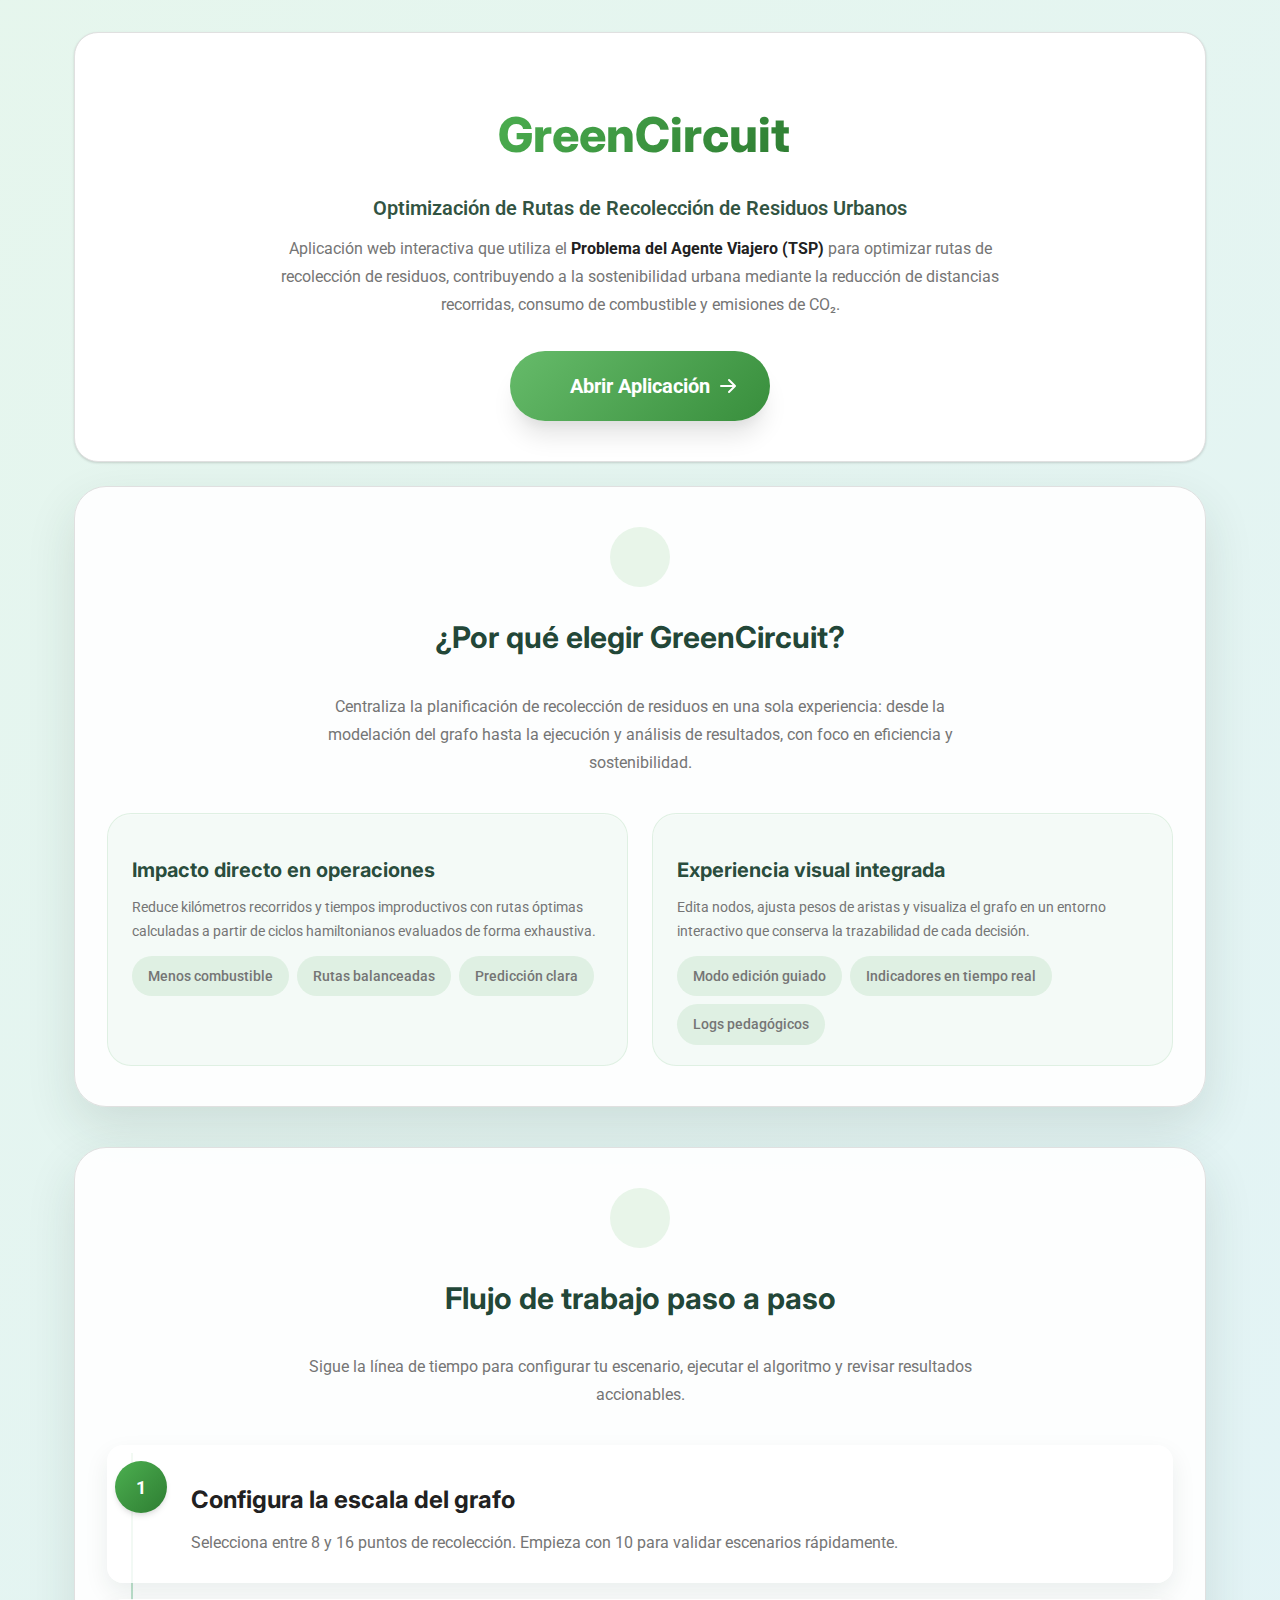
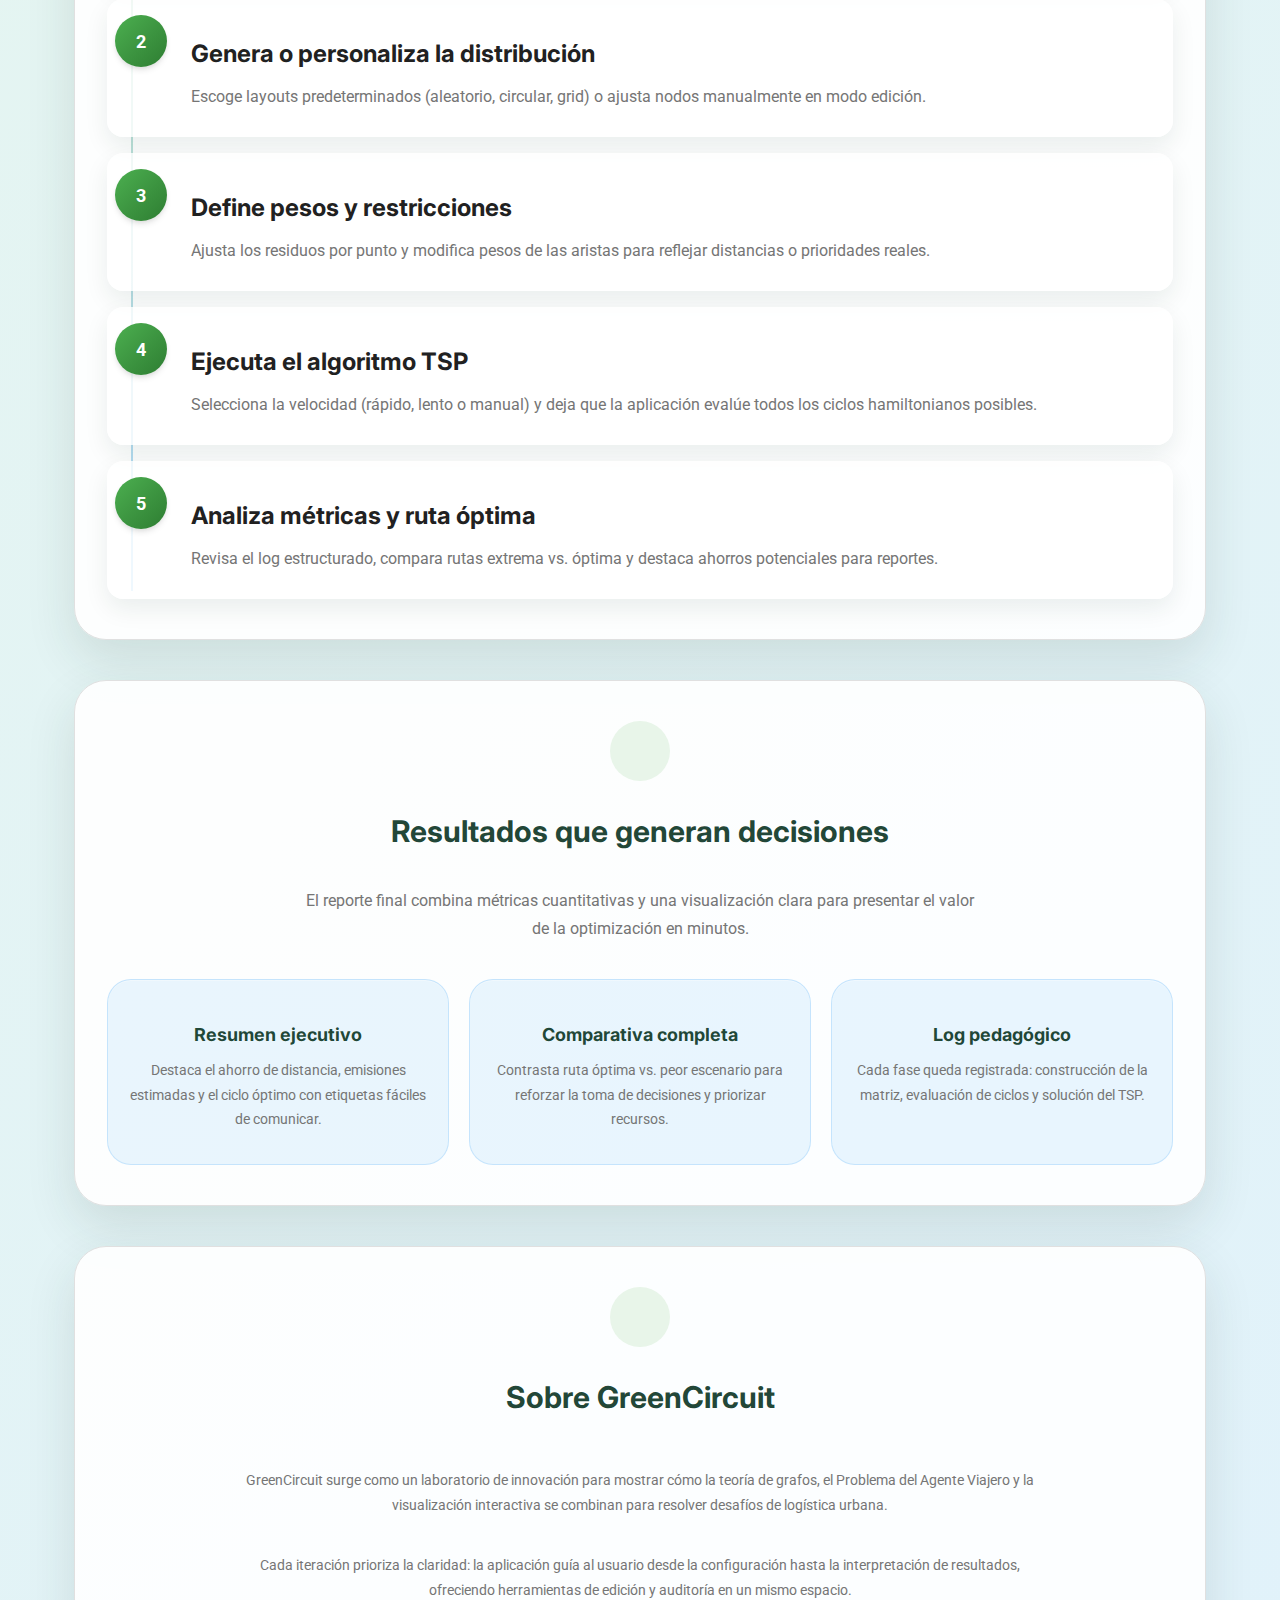
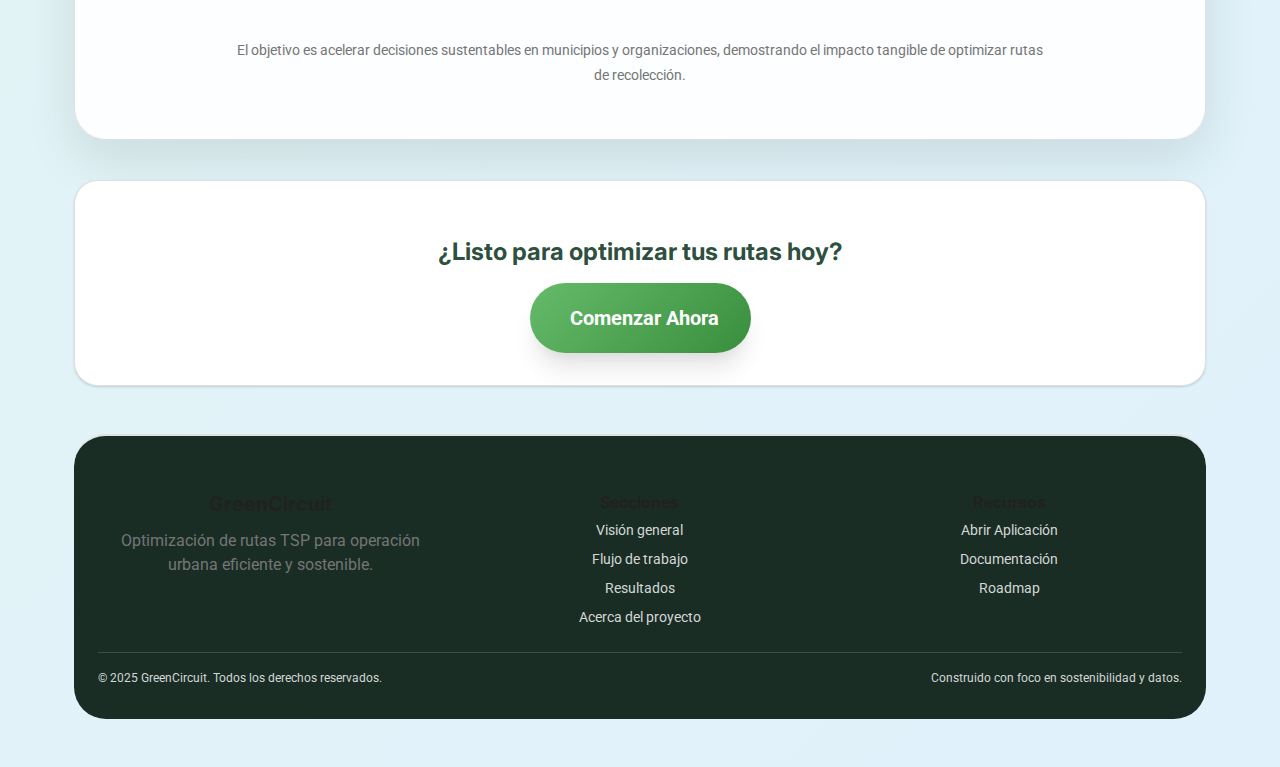
<file: landing.html>
<!DOCTYPE html>
<html lang="es">
  <head>
    <meta charset="UTF-8" />
    <meta name="viewport" content="width=device-width, initial-scale=1.0" />
    <title>GreenCircuit - Optimización de Rutas TSP</title>
    <meta
      name="description"
      content="Optimización de rutas de recolección de residuos urbanos usando el Problema del Agente Viajero"
    />

    <!-- CSS -->
    <link rel="stylesheet" href="src/styles/main.css" />
    <link
      rel="stylesheet"
      href="https://cdn-uicons.flaticon.com/uicons-regular-rounded/css/uicons-regular-rounded.css"
    />
    <link
      rel="stylesheet"
      href="https://cdn-uicons.flaticon.com/uicons-solid-rounded/css/uicons-solid-rounded.css"
    />

    <style>
      body {
        background: linear-gradient(
          135deg,
          rgba(227, 245, 235, 0.9) 0%,
          rgba(219, 239, 252, 0.85) 100%
        );
        min-height: 100vh;
      }

      .landing-container {
        max-width: 1180px;
        margin: 0 auto;
        padding: var(--spacing-8) var(--spacing-6) var(--spacing-12);
      }

      .landing-hero {
        text-align: center;
        padding: var(--spacing-12) 0 var(--spacing-10);
        animation: fadeInUp 0.7s ease-out;
      }

      .landing-hero h1 {
        display: inline-flex;
        align-items: center;
        gap: var(--spacing-2);
        font-size: var(--font-size-5xl);
        background: var(--gradient-primary);
        -webkit-background-clip: text;
        -webkit-text-fill-color: transparent;
        background-clip: text;
        margin-bottom: var(--spacing-4);
        font-weight: var(--font-weight-extrabold);
      }

      .hero-icon {
        font-size: var(--font-size-4xl);
      }

      .landing-hero .subtitle {
        font-size: var(--font-size-xl);
        font-weight: var(--font-weight-semibold);
        color: rgba(20, 60, 40, 0.88);
        margin-bottom: var(--spacing-3);
      }

      .landing-hero .description {
        font-size: var(--font-size-base);
        color: var(--color-text-secondary);
        max-width: 720px;
        margin: 0 auto var(--spacing-8);
        line-height: var(--line-height-relaxed);
      }

      .cta-button {
        display: inline-flex;
        align-items: center;
        gap: var(--spacing-2);
        padding: var(--spacing-5) var(--spacing-8);
        font-size: var(--font-size-xl);
        font-weight: var(--font-weight-bold);
        background: var(--gradient-success);
        color: white;
        border: none;
        border-radius: var(--radius-full);
        cursor: pointer;
        box-shadow: var(--shadow-xl);
        transition: all var(--transition-base);
        text-decoration: none;
      }

      .cta-button:hover {
        transform: translateY(-4px);
        box-shadow: var(--shadow-2xl);
      }

      .landing-section {
        background: rgba(255, 255, 255, 0.9);
        padding: var(--spacing-10) var(--spacing-8);
        border-radius: var(--radius-2xl);
        box-shadow: 0 20px 50px rgba(29, 58, 45, 0.12);
        margin-bottom: var(--spacing-10);
        animation: fadeInUp 0.8s ease-out;
      }

      .landing-section + .landing-section {
        animation-delay: 0.15s;
      }

      .section-heading {
        display: flex;
        flex-direction: column;
        align-items: center;
        text-align: center;
        gap: var(--spacing-2);
        margin-bottom: var(--spacing-6);
      }

      .section-heading h2 {
        font-size: var(--font-size-3xl);
        color: rgba(12, 53, 36, 0.92);
      }

      .section-heading p {
        max-width: 680px;
        color: var(--color-text-secondary);
        line-height: var(--line-height-relaxed);
      }

      .section-heading .section-icon {
        display: inline-flex;
        align-items: center;
        justify-content: center;
        width: 60px;
        height: 60px;
        border-radius: var(--radius-full);
        background: var(--color-primary-50);
        color: var(--color-primary-600);
        font-size: var(--font-size-2xl);
      }

      .section-columns {
        display: grid;
        gap: var(--spacing-6);
      }

      .section-columns--two {
        grid-template-columns: repeat(auto-fit, minmax(260px, 1fr));
      }

      .section-block {
        background: rgba(243, 249, 246, 0.9);
        border: 1px solid rgba(76, 175, 80, 0.12);
        border-radius: var(--radius-xl);
        padding: var(--spacing-5) var(--spacing-6);
        box-shadow: inset 0 1px 0 rgba(255, 255, 255, 0.35);
      }

      .section-block h3 {
        font-size: var(--font-size-xl);
        color: rgba(12, 53, 36, 0.9);
        margin-bottom: var(--spacing-2);
      }

      .section-block p,
      .section-block li {
        color: var(--color-text-secondary);
        line-height: var(--line-height-relaxed);
        font-size: var(--font-size-sm);
      }

      .pill-list {
        list-style: none;
        margin: var(--spacing-3) 0 0;
        padding: 0;
        display: flex;
        flex-wrap: wrap;
        gap: var(--spacing-2);
      }

      .pill {
        padding: var(--spacing-2) var(--spacing-4);
        border-radius: var(--radius-full);
        background: rgba(76, 175, 80, 0.12);
        font-size: var(--font-size-xs);
        font-weight: var(--font-weight-medium);
        color: rgba(12, 53, 36, 0.8);
      }

      .timeline {
        display: grid;
        gap: var(--spacing-4);
        position: relative;
      }

      .timeline::before {
        content: "";
        position: absolute;
        top: var(--spacing-2);
        bottom: var(--spacing-2);
        left: 24px;
        width: 2px;
        background: linear-gradient(
          180deg,
          rgba(76, 175, 80, 0.35),
          rgba(33, 150, 243, 0.35)
        );
      }

      .timeline-item {
        display: grid;
        grid-template-columns: 60px 1fr;
        gap: var(--spacing-4);
        position: relative;
        padding: var(--spacing-4) var(--spacing-4) var(--spacing-4)
          var(--spacing-2);
        border-radius: var(--radius-lg);
        background: rgba(255, 255, 255, 0.8);
        box-shadow: 0 10px 25px rgba(16, 56, 36, 0.08);
      }

      .timeline-number {
        width: 52px;
        height: 52px;
        border-radius: var(--radius-full);
        background: var(--gradient-primary);
        color: white;
        display: flex;
        align-items: center;
        justify-content: center;
        font-size: var(--font-size-lg);
        font-weight: var(--font-weight-bold);
        box-shadow: var(--shadow-md);
        position: relative;
        z-index: 1;
      }

      .metrics-grid {
        display: grid;
        grid-template-columns: repeat(auto-fit, minmax(220px, 1fr));
        gap: var(--spacing-5);
      }

      .metric-card {
        padding: var(--spacing-5);
        border-radius: var(--radius-xl);
        background: rgba(33, 150, 243, 0.09);
        border: 1px solid rgba(33, 150, 243, 0.18);
        box-shadow: inset 0 1px 0 rgba(255, 255, 255, 0.35);
        text-align: center;
      }

      .metric-card h3 {
        font-size: var(--font-size-lg);
        margin-bottom: var(--spacing-2);
        color: rgba(12, 53, 36, 0.92);
      }

      .metric-card p {
        font-size: var(--font-size-sm);
        color: var(--color-text-secondary);
        line-height: var(--line-height-relaxed);
      }

      .about-text {
        max-width: 820px;
        margin: 0 auto;
        color: var(--color-text-secondary);
        line-height: var(--line-height-relaxed);
        font-size: var(--font-size-sm);
        display: grid;
        gap: var(--spacing-3);
        text-align: center;
      }

      .landing-footer {
        background: rgba(8, 28, 18, 0.92);
        color: rgba(255, 255, 255, 0.82);
        border-radius: var(--radius-2xl);
        padding: var(--spacing-8) var(--spacing-6);
        margin-top: var(--spacing-12);
      }

      .footer-columns {
        display: grid;
        grid-template-columns: repeat(auto-fit, minmax(220px, 1fr));
        gap: var(--spacing-6);
        align-items: start;
      }

      .footer-brand h3 {
        font-size: var(--font-size-xl);
        margin-bottom: var(--spacing-2);
      }

      .footer-nav ul,
      .footer-meta ul {
        list-style: none;
        padding: 0;
        margin: 0;
        display: grid;
        gap: var(--spacing-2);
        font-size: var(--font-size-sm);
      }

      .footer-nav a,
      .footer-meta a {
        color: rgba(255, 255, 255, 0.82);
        text-decoration: none;
        transition: color var(--transition-fast);
      }

      .footer-nav a:hover,
      .footer-meta a:hover {
        color: white;
      }

      .footer-bottom {
        margin-top: var(--spacing-6);
        padding-top: var(--spacing-4);
        border-top: 1px solid rgba(255, 255, 255, 0.16);
        font-size: var(--font-size-xs);
        display: flex;
        flex-wrap: wrap;
        gap: var(--spacing-3);
        justify-content: space-between;
        align-items: center;
      }

      @media (max-width: 768px) {
        .landing-hero h1 {
          font-size: var(--font-size-3xl);
        }

        .landing-hero .subtitle {
          font-size: var(--font-size-lg);
        }

        .landing-section {
          padding: var(--spacing-8) var(--spacing-5);
        }

        .timeline::before {
          left: 12px;
        }

        .timeline-item {
          grid-template-columns: 48px 1fr;
        }
      }
    </style>
  </head>
  <body>
    <div class="landing-container">
      <!-- HERO SECTION -->
      <section class="landing-hero">
        <h1>
          <span class="hero-icon">
            <i class="fi fi-rr-leaf icon-xl" aria-hidden="true"></i>
          </span>
          GreenCircuit
        </h1>
        <p class="subtitle">
          Optimización de Rutas de Recolección de Residuos Urbanos
        </p>
        <p class="description">
          Aplicación web interactiva que utiliza el
          <strong>Problema del Agente Viajero (TSP)</strong>
          para optimizar rutas de recolección de residuos, contribuyendo a la
          sostenibilidad urbana mediante la reducción de distancias recorridas,
          consumo de combustible y emisiones de CO₂.
        </p>
        <a href="index.html" class="cta-button">
          <span class="cta-icon">
            <i class="fi fi-rr-rocket icon" aria-hidden="true"></i>
          </span>
          <span>Abrir Aplicación</span>
          <svg
            width="20"
            height="20"
            viewBox="0 0 20 20"
            fill="currentColor"
            aria-hidden="true"
            focusable="false"
          >
            <path
              fill-rule="evenodd"
              d="M10.293 3.293a1 1 0 011.414 0l6 6a1 1 0 010 1.414l-6 6a1 1 0 01-1.414-1.414L14.586 11H3a1 1 0 110-2h11.586l-4.293-4.293a1 1 0 010-1.414z"
              clip-rule="evenodd"
            />
          </svg>
        </a>
      </section>

      <!-- VISIÓN GENERAL -->
      <section class="landing-section" id="vision">
        <div class="section-heading">
          <span class="section-icon">
            <i class="fi fi-rr-bullseye" aria-hidden="true"></i>
          </span>
          <h2>¿Por qué elegir GreenCircuit?</h2>
          <p>
            Centraliza la planificación de recolección de residuos en una sola
            experiencia: desde la modelación del grafo hasta la ejecución y
            análisis de resultados, con foco en eficiencia y sostenibilidad.
          </p>
        </div>

        <div class="section-columns section-columns--two">
          <div class="section-block">
            <h3>Impacto directo en operaciones</h3>
            <p>
              Reduce kilómetros recorridos y tiempos improductivos con rutas
              óptimas calculadas a partir de ciclos hamiltonianos evaluados de
              forma exhaustiva.
            </p>
            <ul class="pill-list">
              <li class="pill">Menos combustible</li>
              <li class="pill">Rutas balanceadas</li>
              <li class="pill">Predicción clara</li>
            </ul>
          </div>

          <div class="section-block">
            <h3>Experiencia visual integrada</h3>
            <p>
              Edita nodos, ajusta pesos de aristas y visualiza el grafo en un
              entorno interactivo que conserva la trazabilidad de cada decisión.
            </p>
            <ul class="pill-list">
              <li class="pill">Modo edición guiado</li>
              <li class="pill">Indicadores en tiempo real</li>
              <li class="pill">Logs pedagógicos</li>
            </ul>
          </div>
        </div>
      </section>

      <!-- FLUJO DE TRABAJO -->
      <section
        class="landing-section"
        id="workflow"
        style="animation-delay: 0.1s"
      >
        <div class="section-heading">
          <span class="section-icon">
            <i class="fi fi-rr-route" aria-hidden="true"></i>
          </span>
          <h2>Flujo de trabajo paso a paso</h2>
          <p>
            Sigue la línea de tiempo para configurar tu escenario, ejecutar el
            algoritmo y revisar resultados accionables.
          </p>
        </div>

        <div class="timeline">
          <div class="timeline-item">
            <div class="timeline-number">1</div>
            <div>
              <h3>Configura la escala del grafo</h3>
              <p>
                Selecciona entre 8 y 16 puntos de recolección. Empieza con 10
                para validar escenarios rápidamente.
              </p>
            </div>
          </div>

          <div class="timeline-item">
            <div class="timeline-number">2</div>
            <div>
              <h3>Genera o personaliza la distribución</h3>
              <p>
                Escoge layouts predeterminados (aleatorio, circular, grid) o
                ajusta nodos manualmente en modo edición.
              </p>
            </div>
          </div>

          <div class="timeline-item">
            <div class="timeline-number">3</div>
            <div>
              <h3>Define pesos y restricciones</h3>
              <p>
                Ajusta los residuos por punto y modifica pesos de las aristas
                para reflejar distancias o prioridades reales.
              </p>
            </div>
          </div>

          <div class="timeline-item">
            <div class="timeline-number">4</div>
            <div>
              <h3>Ejecuta el algoritmo TSP</h3>
              <p>
                Selecciona la velocidad (rápido, lento o manual) y deja que la
                aplicación evalúe todos los ciclos hamiltonianos posibles.
              </p>
            </div>
          </div>

          <div class="timeline-item">
            <div class="timeline-number">5</div>
            <div>
              <h3>Analiza métricas y ruta óptima</h3>
              <p>
                Revisa el log estructurado, compara rutas extrema vs. óptima y
                destaca ahorros potenciales para reportes.
              </p>
            </div>
          </div>
        </div>
      </section>

      <!-- RESULTADOS Y BENEFICIOS -->
      <section
        class="landing-section"
        id="results"
        style="animation-delay: 0.2s"
      >
        <div class="section-heading">
          <span class="section-icon">
            <i class="fi fi-rr-chart-pie" aria-hidden="true"></i>
          </span>
          <h2>Resultados que generan decisiones</h2>
          <p>
            El reporte final combina métricas cuantitativas y una visualización
            clara para presentar el valor de la optimización en minutos.
          </p>
        </div>

        <div class="metrics-grid">
          <div class="metric-card">
            <h3>Resumen ejecutivo</h3>
            <p>
              Destaca el ahorro de distancia, emisiones estimadas y el ciclo
              óptimo con etiquetas fáciles de comunicar.
            </p>
          </div>
          <div class="metric-card">
            <h3>Comparativa completa</h3>
            <p>
              Contrasta ruta óptima vs. peor escenario para reforzar la toma de
              decisiones y priorizar recursos.
            </p>
          </div>
          <div class="metric-card">
            <h3>Log pedagógico</h3>
            <p>
              Cada fase queda registrada: construcción de la matriz, evaluación
              de ciclos y solución del TSP.
            </p>
          </div>
        </div>
      </section>

      <!-- SOBRE EL PROYECTO -->
      <section class="landing-section" id="about" style="animation-delay: 0.3s">
        <div class="section-heading">
          <span class="section-icon">
            <i class="fi fi-rr-lightbulb-on" aria-hidden="true"></i>
          </span>
          <h2>Sobre GreenCircuit</h2>
        </div>
        <div class="about-text">
          <p>
            GreenCircuit surge como un laboratorio de innovación para mostrar
            cómo la teoría de grafos, el Problema del Agente Viajero y la
            visualización interactiva se combinan para resolver desafíos de
            logística urbana.
          </p>
          <p>
            Cada iteración prioriza la claridad: la aplicación guía al usuario
            desde la configuración hasta la interpretación de resultados,
            ofreciendo herramientas de edición y auditoría en un mismo espacio.
          </p>
          <p>
            El objetivo es acelerar decisiones sustentables en municipios y
            organizaciones, demostrando el impacto tangible de optimizar rutas
            de recolección.
          </p>
        </div>
      </section>

      <!-- CTA FINAL -->
      <section class="landing-hero" style="padding: var(--spacing-8) 0">
        <h2
          style="font-size: var(--font-size-2xl); color: rgba(16, 56, 36, 0.9)"
        >
          ¿Listo para optimizar tus rutas hoy?
        </h2>
        <a href="index.html" class="cta-button">
          <span class="cta-icon">
            <i class="fi fi-rr-rocket" aria-hidden="true"></i>
          </span>
          <span>Comenzar Ahora</span>
        </a>
      </section>

      <!-- FOOTER -->
      <footer class="landing-footer">
        <div class="footer-columns">
          <div class="footer-brand">
            <h3>GreenCircuit</h3>
            <p>
              Optimización de rutas TSP para operación urbana eficiente y
              sostenible.
            </p>
          </div>
          <div class="footer-nav">
            <h4 style="margin-bottom: var(--spacing-2)">Secciones</h4>
            <ul>
              <li><a href="#vision">Visión general</a></li>
              <li><a href="#workflow">Flujo de trabajo</a></li>
              <li><a href="#results">Resultados</a></li>
              <li><a href="#about">Acerca del proyecto</a></li>
            </ul>
          </div>
          <div class="footer-meta">
            <h4 style="margin-bottom: var(--spacing-2)">Recursos</h4>
            <ul>
              <li><a href="index.html">Abrir Aplicación</a></li>
              <li><a href="README.md">Documentación</a></li>
              <li><a href="ROADMAP.md">Roadmap</a></li>
            </ul>
          </div>
        </div>
        <div class="footer-bottom">
          <span>© 2025 GreenCircuit. Todos los derechos reservados.</span>
          <span>Construido con foco en sostenibilidad y datos.</span>
        </div>
      </footer>
    </div>
  </body>
</html>
</file>
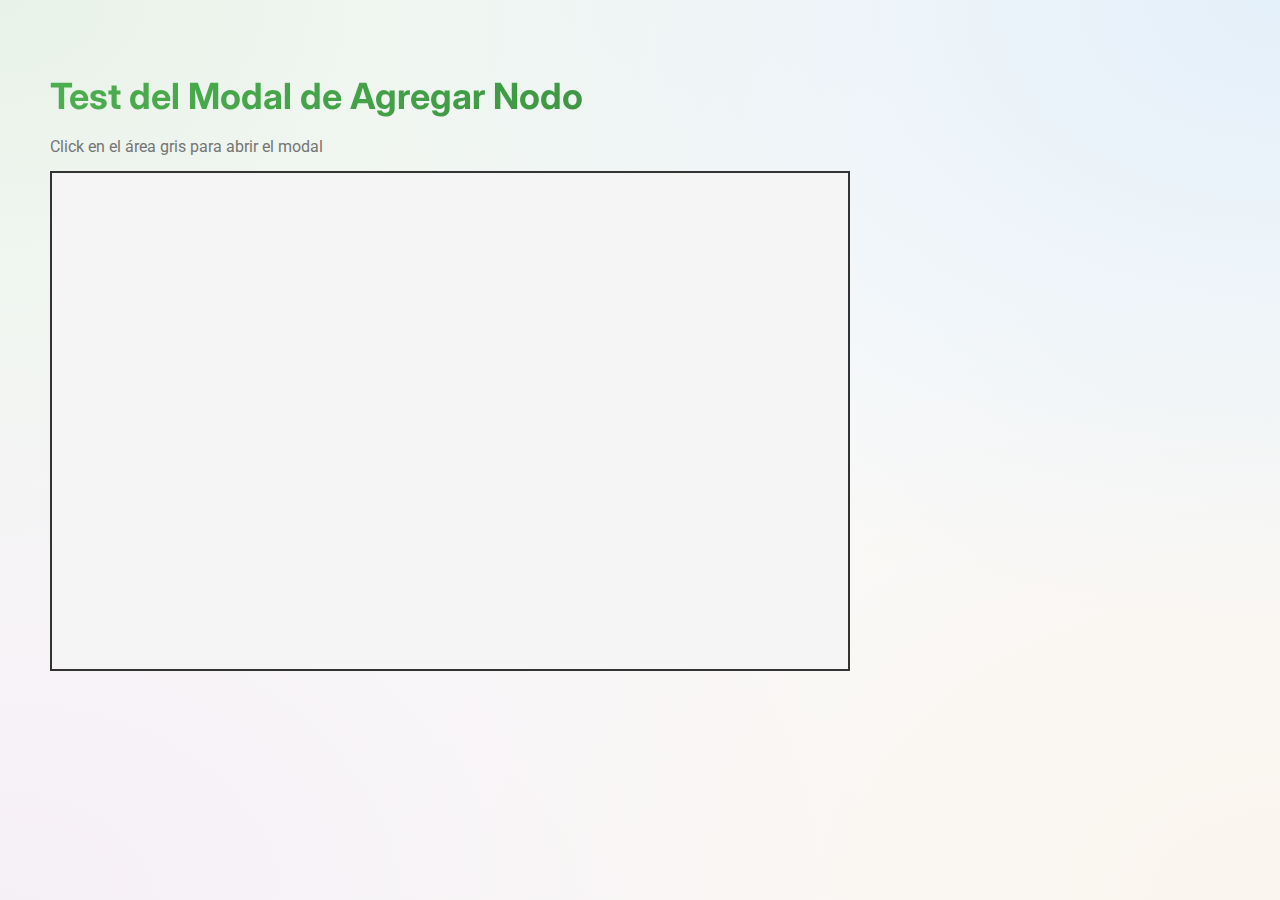
<file: test-modal.html>
<!DOCTYPE html>
<html lang="es">
  <head>
    <meta charset="UTF-8" />
    <meta name="viewport" content="width=device-width, initial-scale=1.0" />
    <title>Test Modal</title>
    <link rel="stylesheet" href="src/styles/main.css" />
    <style>
      body {
        padding: 50px;
      }
      #test-area {
        width: 800px;
        height: 500px;
        border: 2px solid #333;
        background: #f5f5f5;
        position: relative;
        cursor: crosshair;
      }
    </style>
  </head>
  <body>
    <h1>Test del Modal de Agregar Nodo</h1>
    <p>Click en el área gris para abrir el modal</p>

    <div id="test-area"></div>

    <script>
      const testArea = document.getElementById("test-area");

      testArea.addEventListener("click", (e) => {
        const rect = testArea.getBoundingClientRect();
        const x = e.clientX - rect.left;
        const y = e.clientY - rect.top;

        console.log("Click en:", x, y);
        showModal(x, y);
      });

      function showModal(x, y) {
        // Crear overlay
        const overlay = document.createElement("div");
        overlay.className = "modal-overlay";
        overlay.id = "test-modal";

        // Crear modal
        const modal = document.createElement("div");
        modal.className = "node-modal";

        modal.innerHTML = `
                <div class="modal-header">
                    <h3>➕ Agregar Nuevo Nodo</h3>
                    <button class="modal-close" onclick="document.getElementById('test-modal').remove()">✖</button>
                </div>
                
                <div class="modal-body">
                    <div class="form-group">
                        <label for="node-name">Nombre del punto:</label>
                        <input type="text" id="node-name" value="Punto A">
                    </div>

                    <div class="form-group">
                        <label for="node-type">Tipo de zona:</label>
                        <select id="node-type">
                            <option value="residencial">🏘️ Residencial</option>
                            <option value="comercial">🏢 Comercial</option>
                            <option value="industrial">🏭 Industrial</option>
                        </select>
                    </div>

                    <div class="form-group">
                        <label for="node-waste">Cantidad de residuos (kg):</label>
                        <input type="number" id="node-waste" value="50" min="10" max="200">
                    </div>

                    <div class="form-info">
                        <p><strong>Coordenadas:</strong> X: ${x.toFixed(
                          0
                        )}, Y: ${y.toFixed(0)}</p>
                    </div>
                </div>

                <div class="modal-footer">
                    <button class="btn-cancel" onclick="document.getElementById('test-modal').remove()">Cancelar</button>
                    <button class="btn-confirm" id="btn-add-node">✅ Agregar Nodo</button>
                </div>
            `;

        overlay.appendChild(modal);
        document.body.appendChild(overlay);

        // Esperar y agregar evento
        setTimeout(() => {
          const btn = document.getElementById("btn-add-node");
          console.log("Botón encontrado:", btn);

          if (btn) {
            btn.addEventListener("click", () => {
              console.log("¡Botón clickeado!");
              alert(
                "¡Funciona! Valores:\n" +
                  "Nombre: " +
                  document.getElementById("node-name").value +
                  "\n" +
                  "Tipo: " +
                  document.getElementById("node-type").value +
                  "\n" +
                  "Residuos: " +
                  document.getElementById("node-waste").value
              );
              overlay.remove();
            });
          } else {
            console.error("No se encontró el botón");
          }
        }, 10);
      }
    </script>
  </body>
</html>
</file>
<file: src/styles/main.css>
/* ============================================================================
   GreenCircuit - Estilos Principales
   Sistema de Diseño Moderno v2.0
   ============================================================================ 
*/

/* Importar sistema de diseño */
@import url("variables.css");
@import url("components.css");
@import url("layout.css");
@import url("animations.css");

/* Importar Google Fonts */
@import url("https://fonts.googleapis.com/css2?family=Inter:wght@300;400;500;600;700;800&family=Pacifico&family=Roboto:wght@300;400;500;700&family=Fira+Code:wght@400;500&display=swap");

/* ============================================================================
   RESET Y BASE
   ============================================================================ */

* {
  margin: 0;
  padding: 0;
  box-sizing: border-box;
}

html {
  font-size: 16px;
  scroll-behavior: smooth;
}

body {
  font-family: var(--font-family-body);
  font-size: var(--font-size-base);
  line-height: var(--line-height-normal);
  color: var(--color-text-primary);
  background: var(--color-background);
  background-image: var(--gradient-mesh);
  min-height: 100vh;
  -webkit-font-smoothing: antialiased;
  -moz-osx-font-smoothing: grayscale;
}

/* ============================================================================
   TIPOGRAFÍA
   ============================================================================ */

h1,
h2,
h3,
h4,
h5,
h6 {
  font-family: var(--font-family-heading);
  font-weight: var(--font-weight-bold);
  line-height: var(--line-height-tight);
  color: var(--color-text-primary);
  margin: var(--spacing-6) 0 var(--spacing-4) 0;
}

h1 {
  font-size: var(--font-size-4xl);
  background: var(--gradient-primary);
  -webkit-background-clip: text;
  -webkit-text-fill-color: transparent;
  background-clip: text;
}

h2 {
  font-size: var(--font-size-3xl);
}

h3 {
  font-size: var(--font-size-2xl);
}

p {
  margin: var(--spacing-3) 0;
  color: var(--color-text-secondary);
}

a {
  color: var(--color-primary-600);
  text-decoration: none;
  transition: color var(--transition-fast);
}

a:hover {
  color: var(--color-primary-700);
  text-decoration: underline;
}

strong {
  font-weight: var(--font-weight-bold);
  color: var(--color-text-primary);
}

/* ============================================================================
   ESTILOS ESPECÍFICOS DEL PROYECTO (mantener compatibilidad)
   ============================================================================ */

/* Secciones - ahora usando content-section de layout.css */
section {
  background: var(--color-surface);
  border-radius: var(--radius-xl);
  padding: var(--spacing-8);
  margin-bottom: var(--spacing-6);
  box-shadow: var(--shadow-sm);
  border: 1px solid var(--color-border-light);
  transition: all var(--transition-base);
}

section:hover {
  box-shadow: var(--shadow-md);
}

/* Footer - mejorado */
footer {
  margin-top: var(--spacing-8);
  padding: var(--spacing-6);
  text-align: center;
  color: var(--color-text-secondary);
  background: var(--color-surface);
  border-top: 2px solid var(--color-border-light);
  border-radius: var(--radius-xl) var(--radius-xl) 0 0;
}

footer strong {
  color: var(--color-primary-600);
}

/* Controles de formulario - ahora usando form-input de components.css */
input,
select {
  /* Los estilos base están en components.css como .form-input y .form-select */
  /* Mantener aquí solo para compatibilidad con código antiguo */
  padding: var(--spacing-3) var(--spacing-4);
  margin: var(--spacing-2);
  font-size: var(--font-size-base);
  border: 2px solid var(--color-border-light);
  border-radius: var(--radius-md);
  font-family: var(--font-family-body);
  transition: all var(--transition-base);
}

input:focus,
select:focus {
  outline: none;
  border-color: var(--color-primary-500);
  box-shadow: 0 0 0 3px rgba(76, 175, 80, 0.1);
}

/* Botones base - los estilos avanzados están en components.css */
button:not(.btn) {
  /* Estilos base heredados de .btn en components.css */
  padding: var(--spacing-3) var(--spacing-6);
  margin: var(--spacing-2);
  cursor: pointer;
  font-size: var(--font-size-base);
  font-weight: var(--font-weight-medium);
  border: none;
  border-radius: var(--radius-lg);
  background: var(--color-neutral-100);
  color: var(--color-text-primary);
  transition: all var(--transition-base);
  box-shadow: var(--shadow-sm);
}

button:not(.btn):hover {
  background: var(--color-neutral-200);
  transform: translateY(-2px);
  box-shadow: var(--shadow-md);
}

button:not(.btn):active {
  transform: translateY(0);
}

button:disabled {
  opacity: var(--opacity-disabled);
  cursor: not-allowed;
  transform: none;
}

/* ============================================================================
   CLASES DE UTILIDAD ESPECÍFICAS
   ============================================================================ */

/* Info Box actualizado - ahora con mejores estilos */
.info-box {
  background: var(--color-secondary-50);
  padding: var(--spacing-4);
  margin: var(--spacing-4) 0;
  border-left: 4px solid var(--color-secondary-500);
  border-radius: var(--radius-lg);
  font-size: var(--font-size-sm);
  line-height: var(--line-height-relaxed);
  box-shadow: var(--shadow-sm);
}

.button-group {
  display: flex;
  gap: var(--spacing-3);
  flex-wrap: wrap;
  align-items: center;
  margin: var(--spacing-4) 0;
}

.execute-container {
  margin-top: var(--spacing-6);
  text-align: center;
}

/* ============================================================================
   CONTENEDORES ESPECÍFICOS
   ============================================================================ */

#config-status,
#generation-status,
#execution-status {
  margin-top: var(--spacing-4);
  padding: var(--spacing-3);
  border-radius: var(--radius-md);
  font-size: var(--font-size-sm);
  animation: fadeIn var(--transition-base);
}

#manual-controls {
  margin-top: var(--spacing-4);
}

#graph-info {
  margin-bottom: var(--spacing-4);
  padding: var(--spacing-4);
  background: var(--gradient-mesh), var(--color-surface);
  border-radius: var(--radius-lg);
  border: 2px solid var(--color-primary-200);
}

#graph-stats {
  font-size: var(--font-size-sm);
  color: var(--color-text-secondary);
  line-height: var(--line-height-relaxed);
}

#graph-container {
  width: 100%;
  height: 600px;
  border: 2px solid var(--color-border-medium);
  margin: var(--spacing-4) 0;
  background: var(--color-surface);
  border-radius: var(--radius-xl);
  box-shadow: var(--shadow-lg);
  overflow: hidden;
}

#log-container {
  width: 100%;
  height: 400px;
  border: 1px solid rgba(255, 255, 255, 0.12);
  overflow-y: auto;
  font-family: var(--font-family-mono);
  font-size: var(--font-size-sm);
  padding: var(--spacing-4);
  background: linear-gradient(
      180deg,
      rgba(67, 160, 71, 0.1) 0%,
      rgba(30, 136, 229, 0.1) 100%
    ),
    rgba(10, 25, 15, 0.85);
  color: var(--color-primary-50);
  border-radius: var(--radius-lg);
  box-shadow: inset 0 1px 0 rgba(255, 255, 255, 0.08);
  line-height: var(--line-height-relaxed);
  backdrop-filter: blur(8px);
}

/* Scrollbar personalizada para logs */
#log-container::-webkit-scrollbar {
  width: 10px;
}

#log-container::-webkit-scrollbar-track {
  background: var(--color-neutral-800);
  border-radius: var(--radius-md);
}

#log-container::-webkit-scrollbar-thumb {
  background: var(--color-primary-600);
  border-radius: var(--radius-md);
}

#log-container::-webkit-scrollbar-thumb:hover {
  background: var(--color-primary-500);
}

/* ============================================================================
   BOTONES ESPECÍFICOS DEL PROYECTO
   ============================================================================ */

/* Botón de ejecutar principal */
#btn-execute {
  background: var(--gradient-success);
  color: var(--color-text-inverse);
  font-weight: var(--font-weight-bold);
  padding: var(--spacing-5) var(--spacing-10);
  font-size: var(--font-size-xl);
  box-shadow: var(--shadow-success);
  border: none;
}

#btn-execute:hover {
  transform: translateY(-4px) scale(1.02);
  box-shadow: var(--shadow-xl);
}

#btn-execute:active {
  transform: translateY(-2px) scale(1);
}

#btn-toggle-edit {
  background: var(--gradient-warning);
  color: var(--color-text-inverse);
  font-weight: var(--font-weight-bold);
  padding: var(--spacing-3) var(--spacing-6);
}

#btn-toggle-edit.active {
  background: var(--gradient-error);
}

#btn-toggle-edit:hover {
  transform: translateY(-2px);
}

.btn-danger {
  background: var(--gradient-error);
  color: var(--color-text-inverse);
  font-weight: var(--font-weight-bold);
}

.btn-danger:hover {
  transform: translateY(-2px);
  box-shadow: var(--shadow-error);
}

/* ============================================================================
   CLASES DE LOG
   ============================================================================ */

.log-entry {
  margin: var(--spacing-1) 0;
  padding: var(--spacing-1) 0;
  font-size: var(--font-size-sm);
  line-height: var(--line-height-relaxed);
  animation: fadeInLeft 0.3s ease-out;
}

.log-timestamp {
  color: rgba(255, 255, 255, 0.45);
  font-size: var(--font-size-xs);
}

.log-header {
  font-weight: var(--font-weight-bold);
  font-size: var(--font-size-base);
  color: var(--color-secondary-100);
  margin: var(--spacing-2) 0;
}

.log-phase {
  font-weight: var(--font-weight-bold);
  color: var(--color-warning-light);
  font-size: var(--font-size-base);
  margin: var(--spacing-3) 0;
}

.log-info {
  color: var(--color-secondary-100);
}

.log-success {
  color: var(--color-success-light);
  font-weight: var(--font-weight-medium);
}

.log-warning {
  color: var(--color-warning-light);
}

.log-error {
  color: var(--color-error-light);
  font-weight: var(--font-weight-bold);
}

.log-cycle {
  color: var(--color-accent-purple);
  font-family: var(--font-family-mono);
}

.log-result {
  color: var(--color-accent-cyan);
}

.log-savings {
  color: var(--color-success-light);
  font-weight: var(--font-weight-bold);
}

.log-separator {
  color: rgba(255, 255, 255, 0.35);
  margin: var(--spacing-3) 0;
  border-top: 1px solid rgba(255, 255, 255, 0.12);
  padding-top: var(--spacing-2);
}

/* ============================================================================
   BARRA DE PROGRESO
   ============================================================================ */

#progress-container {
  margin: var(--spacing-6) 0;
  animation: fadeIn var(--transition-base);
}

.progress-bar {
  width: 100%;
  height: 12px;
  background: var(--color-neutral-200);
  border-radius: var(--radius-full);
  overflow: hidden;
  position: relative;
  box-shadow: var(--shadow-inner);
}

.progress-fill {
  height: 100%;
  background: var(--gradient-primary);
  border-radius: var(--radius-full);
  width: 0;
  transition: width var(--transition-slow);
  position: relative;
  box-shadow: 0 0 10px rgba(76, 175, 80, 0.5);
}

#progress-text {
  margin-top: var(--spacing-3);
  font-weight: var(--font-weight-medium);
  color: var(--color-text-secondary);
  text-align: center;
  font-size: var(--font-size-sm);
}

/* ============================================================================
   TABLAS (Matriz de Adyacencia)
   ============================================================================ */

table.adjacency-matrix {
  border-collapse: collapse;
  margin: var(--spacing-4) 0;
  font-family: var(--font-family-mono);
  font-size: var(--font-size-xs);
  box-shadow: var(--shadow-md);
  border-radius: var(--radius-md);
  overflow: hidden;
}

table.adjacency-matrix th,
table.adjacency-matrix td {
  padding: var(--spacing-2);
  border: 1px solid var(--color-border-light);
  text-align: center;
  color: var(--color-text-primary);
}

table.adjacency-matrix th {
  background: var(--color-primary-100);
  color: var(--color-primary-900);
  font-weight: var(--font-weight-bold);
}

table.adjacency-matrix td {
  background: var(--color-surface);
  color: var(--color-neutral-800);
}

/* ============================================================================
   MODAL PARA AGREGAR NODOS (mantener estilos existentes)
   ============================================================================ */

/* ============================================================================
   MODAL PARA AGREGAR NODOS (mantener estilos existentes)
   ============================================================================ */

.modal-overlay {
  position: fixed;
  top: 0;
  left: 0;
  width: 100%;
  height: 100%;
  background-color: rgba(0, 0, 0, 0.6);
  backdrop-filter: blur(4px);
  display: flex;
  justify-content: center;
  align-items: center;
  z-index: var(--z-index-modal-backdrop);
  animation: fadeIn var(--transition-base);
}

.node-modal {
  background: var(--color-surface);
  border-radius: var(--radius-xl);
  box-shadow: var(--shadow-2xl);
  width: 90%;
  max-width: 500px;
  animation: scaleIn var(--transition-base);
  overflow: hidden;
}

.modal-header {
  padding: var(--spacing-6);
  background: var(--gradient-secondary);
  color: var(--color-text-inverse);
  display: flex;
  justify-content: space-between;
  align-items: center;
}

.modal-header h3 {
  margin: 0;
  font-size: var(--font-size-xl);
  font-weight: var(--font-weight-bold);
  color: white;
}

.modal-close {
  background: none;
  border: none;
  color: white;
  font-size: var(--font-size-3xl);
  cursor: pointer;
  padding: 0;
  width: 40px;
  height: 40px;
  display: flex;
  align-items: center;
  justify-content: center;
  border-radius: var(--radius-full);
  transition: background-color var(--transition-fast);
}

.modal-close:hover {
  background-color: rgba(255, 255, 255, 0.2);
}

.modal-body {
  padding: var(--spacing-6);
}

.form-group {
  margin-bottom: var(--spacing-5);
}

.form-group label {
  display: block;
  font-weight: var(--font-weight-medium);
  margin-bottom: var(--spacing-2);
  color: var(--color-text-primary);
  font-size: var(--font-size-sm);
}

.form-group input,
.form-group select {
  width: 100%;
  padding: var(--spacing-3) var(--spacing-4);
  border: 2px solid var(--color-border-light);
  border-radius: var(--radius-md);
  font-size: var(--font-size-base);
  transition: all var(--transition-base);
  margin: 0;
  font-family: var(--font-family-body);
}

.form-group input:focus,
.form-group select:focus {
  outline: none;
  border-color: var(--color-primary-500);
  box-shadow: 0 0 0 3px rgba(76, 175, 80, 0.1);
}

.form-group small {
  display: block;
  margin-top: var(--spacing-2);
  color: var(--color-text-secondary);
  font-size: var(--font-size-xs);
}

.form-info {
  background: var(--color-neutral-100);
  padding: var(--spacing-4);
  border-radius: var(--radius-md);
  margin-top: var(--spacing-4);
  border-left: 4px solid var(--color-primary-500);
}

.form-info p {
  margin: var(--spacing-1) 0;
  font-size: var(--font-size-sm);
  color: var(--color-text-secondary);
}

.modal-footer {
  padding: var(--spacing-5) var(--spacing-6);
  background: var(--color-neutral-50);
  display: flex;
  justify-content: flex-end;
  gap: var(--spacing-3);
  border-top: 1px solid var(--color-border-light);
}

.btn-cancel {
  background: var(--color-surface);
  border: 2px solid var(--color-border-medium);
  color: var(--color-text-primary);
  padding: var(--spacing-3) var(--spacing-6);
  border-radius: var(--radius-md);
  cursor: pointer;
  font-weight: var(--font-weight-medium);
  transition: all var(--transition-base);
}

.btn-cancel:hover {
  background: var(--color-neutral-100);
  border-color: var(--color-border-dark);
  transform: translateY(-2px);
}

.btn-confirm {
  background: var(--gradient-success);
  border: none;
  color: var(--color-text-inverse);
  padding: var(--spacing-3) var(--spacing-6);
  border-radius: var(--radius-md);
  cursor: pointer;
  font-weight: var(--font-weight-bold);
  transition: all var(--transition-base);
  box-shadow: var(--shadow-md);
}

.btn-confirm:hover {
  transform: translateY(-2px);
  box-shadow: var(--shadow-success);
}

/* ============================================================================
   MENÚ CONTEXTUAL PARA ELIMINAR NODOS
   ============================================================================ */

.context-menu {
  position: fixed;
  background: var(--color-surface);
  border-radius: var(--radius-xl);
  box-shadow: var(--shadow-2xl);
  min-width: 220px;
  z-index: var(--z-index-modal);
  animation: scaleIn 0.15s ease-out;
  overflow: hidden;
  border: 1px solid var(--color-border-light);
}

.context-menu-header {
  padding: var(--spacing-4) var(--spacing-5);
  background: var(--gradient-secondary);
  color: var(--color-text-inverse);
  display: flex;
  justify-content: space-between;
  align-items: center;
  font-size: var(--font-size-sm);
}

.context-menu-header strong {
  flex: 1;
  font-weight: var(--font-weight-bold);
  color: white;
}

.node-type-badge {
  padding: var(--spacing-1) var(--spacing-3);
  border-radius: var(--radius-full);
  font-size: var(--font-size-xs);
  background: rgba(255, 255, 255, 0.25);
  margin-left: var(--spacing-2);
  font-weight: var(--font-weight-medium);
}

.node-type-badge.residencial {
  background: rgba(33, 150, 243, 0.3);
}

.node-type-badge.comercial {
  background: rgba(255, 152, 0, 0.3);
}

.node-type-badge.industrial {
  background: rgba(244, 67, 54, 0.3);
}

.context-menu-info {
  padding: var(--spacing-2) var(--spacing-5);
  background: var(--color-neutral-100);
  border-bottom: 1px solid var(--color-border-light);
}

.context-menu-info small {
  color: var(--color-text-secondary);
  font-size: var(--font-size-xs);
}

.context-menu-divider {
  height: 1px;
  background: var(--color-border-light);
  margin: var(--spacing-2) 0;
}

.context-menu-item {
  display: block;
  width: 100%;
  padding: var(--spacing-3) var(--spacing-5);
  border: none;
  background: var(--color-surface);
  text-align: left;
  font-size: var(--font-size-sm);
  cursor: pointer;
  transition: all var(--transition-fast);
  color: var(--color-text-primary);
  font-family: var(--font-family-body);
}

.context-menu-item:hover {
  background: var(--color-neutral-100);
}

.context-menu-item.danger {
  color: var(--color-error);
  font-weight: var(--font-weight-medium);
}

.context-menu-item.danger:hover {
  background: var(--color-error-light);
  background: rgba(244, 67, 54, 0.1);
}

.context-menu-item:active {
  background: var(--color-neutral-200);
}

/* ============================================================================
   ESTILOS ADICIONALES
   ============================================================================ */

/* Utilidad para animaciones */
.fade-in {
  animation: fadeIn var(--transition-base);
}

.slide-in {
  animation: slideDown var(--transition-base);
}

/* ============================================================================
   RESPONSIVE ADICIONAL
   ============================================================================ */

@media (max-width: 768px) {
  body {
    font-size: var(--font-size-sm);
  }

  h1 {
    font-size: var(--font-size-3xl);
  }

  h2 {
    font-size: var(--font-size-2xl);
  }

  section {
    padding: var(--spacing-6);
    margin-bottom: var(--spacing-4);
  }

  #graph-container {
    height: 400px;
  }

  #log-container {
    height: 300px;
  }

  .modal-body {
    padding: var(--spacing-4);
  }
}

/* ============================================================================
   PREFERENCIAS DE USUARIO
   ============================================================================ */

@media (prefers-reduced-motion: reduce) {
  * {
    animation-duration: 0.01ms !important;
    animation-iteration-count: 1 !important;
    transition-duration: 0.01ms !important;
  }
}

@media print {
  body {
    background: white;
  }

  section {
    box-shadow: none;
    border: 1px solid #000;
  }

  .no-print,
  button,
  .floating-toolbar {
    display: none !important;
  }
}

/* ============================================================================
   ESTILOS ADICIONALES PARA NUEVO LAYOUT
   ============================================================================ */

/* Cards interactivas para generación (botones estilizados como cards) */
#btn-random,
#btn-random-circular,
#btn-random-grid {
  background: none;
  border: 2px solid var(--color-border-light);
  padding: var(--spacing-6);
  margin: 0;
  font: inherit;
  width: 100%;
  text-align: center;
  transition: all var(--transition-base);
  cursor: pointer;
}

.card-emoji {
  display: inline-flex;
  align-items: center;
  justify-content: center;
  font-size: var(--font-size-4xl);
  margin-bottom: var(--spacing-3);
  color: var(--color-primary-600);
}

.card-heading {
  font-size: var(--font-size-lg);
  font-weight: var(--font-weight-bold);
  margin-bottom: var(--spacing-2);
}

.card-description {
  font-size: var(--font-size-sm);
  color: var(--color-text-secondary);
  margin: 0;
}

#btn-random:hover,
#btn-random-circular:hover,
#btn-random-grid:hover {
  border-color: var(--color-primary-500);
  background: var(--color-primary-50);
}

/* Header con botón de ayuda */
.app-header {
  display: flex;
  justify-content: space-between;
  align-items: center;
  gap: var(--spacing-6);
  flex-wrap: wrap;
}

.app-header a.btn {
  transition: all var(--transition-base);
}

.app-header a.btn:hover {
  transform: translateY(-2px);
  box-shadow: var(--shadow-md);
}

/* Wizard en el header - versión compacta */
.wizard-progress-header {
  flex: 1;
  display: flex;
  justify-content: center;
  max-width: 600px;
}

.wizard-progress-header .wizard-steps {
  display: flex;
  align-items: center;
  gap: var(--spacing-2);
  width: 100%;
}

.wizard-progress-header .wizard-step {
  display: flex;
  flex-direction: column;
  align-items: center;
  gap: var(--spacing-1);
  flex: 1;
  transition: all var(--transition-base);
}

.wizard-progress-header .wizard-step-number {
  width: 36px;
  height: 36px;
  border-radius: 50%;
  background: var(--color-neutral-200);
  color: var(--color-neutral-500);
  display: flex;
  align-items: center;
  justify-content: center;
  font-size: var(--font-size-sm);
  font-weight: var(--font-weight-bold);
  border: 2px solid transparent;
  transition: all var(--transition-base);
  position: relative;
  overflow: hidden;
}

.wizard-progress-header .wizard-step-label {
  font-size: var(--font-size-xs);
  color: var(--color-neutral-500);
  font-weight: var(--font-weight-medium);
  transition: all var(--transition-base);
  white-space: nowrap;
}

.wizard-progress-header .wizard-step.active .wizard-step-number {
  background: var(--gradient-primary);
  color: white;
  border-color: var(--color-primary-300);
  box-shadow: var(--shadow-primary);
  transform: scale(1.1);
  animation: wizardPulse 2.4s ease-in-out infinite;
}

.wizard-progress-header .wizard-step.active .wizard-step-label {
  color: var(--color-primary-600);
  font-weight: var(--font-weight-bold);
}

.wizard-progress-header .wizard-step.completed .wizard-step-number {
  background: var(--gradient-success);
  color: white;
  border-color: transparent;
}

.wizard-progress-header .wizard-step.completed .wizard-step-label {
  color: var(--color-success-600);
  font-weight: var(--font-weight-semibold);
}

.wizard-progress-header .wizard-step-line {
  height: 2px;
  flex: 1;
  background: var(--color-neutral-200);
  margin: 0 var(--spacing-1);
  align-self: center;
  position: relative;
  overflow: hidden;
}

.wizard-progress-header .wizard-step-number .wizard-icon {
  display: flex;
  align-items: center;
  justify-content: center;
  font-size: var(--font-size-sm);
}

.wizard-progress-header .wizard-step.active .wizard-step-number::after {
  content: "";
  position: absolute;
  inset: -6px;
  border-radius: 50%;
  border: 2px solid rgba(67, 160, 71, 0.35);
  animation: wizardRing 2.4s ease-in-out infinite;
}

.wizard-progress-header .wizard-step.locked .wizard-step-number {
  background: var(--color-neutral-200);
  color: var(--color-neutral-500);
  border-color: transparent;
}

.wizard-progress-header .wizard-step.locked .wizard-step-label {
  color: var(--color-neutral-500);
}

.wizard-progress-header .wizard-step-line::after {
  content: "";
  position: absolute;
  inset: 0;
  background: var(--gradient-primary);
  opacity: 0;
  transition: opacity var(--transition-base);
}

.wizard-progress-header .wizard-step-line.active::after {
  opacity: 0.4;
  animation: wizardLineFlow 1.8s linear infinite;
}

.wizard-progress-header .wizard-step-line.active {
  background: var(--color-primary-200);
}

.wizard-progress-header .wizard-step-line.completed {
  background: var(--color-success-light);
}

.wizard-progress-header .wizard-step-line.completed::after {
  opacity: 0.7;
  background: var(--gradient-success);
}

/* Responsive para wizard en header */
@media (max-width: 1024px) {
  .wizard-progress-header .wizard-step-label {
    display: none;
  }

  .wizard-progress-header {
    max-width: 300px;
  }
}

@media (max-width: 768px) {
  .app-header {
    flex-direction: column;
    gap: var(--spacing-3);
  }

  .wizard-progress-header {
    order: -1;
    width: 100%;
    max-width: 100%;
  }
}

/* Espaciado para utility classes */
.mb-4 {
  margin-bottom: var(--spacing-4);
}

.mb-6 {
  margin-bottom: var(--spacing-6);
}

.mb-8 {
  margin-bottom: var(--spacing-8);
}

.mt-4 {
  margin-top: var(--spacing-4);
}

.mt-6 {
  margin-top: var(--spacing-6);
}
</file>
